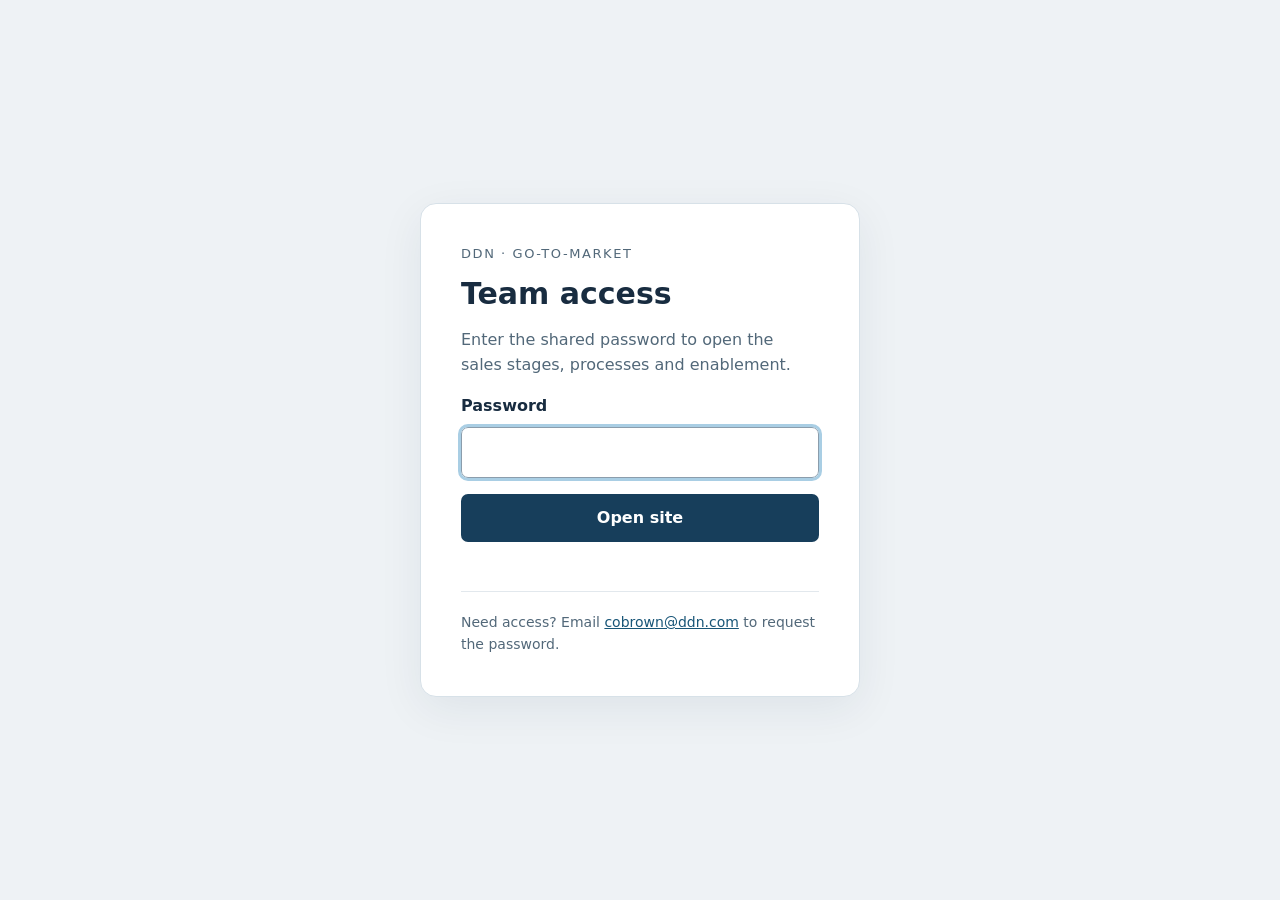
<file: index.html>
<!doctype html>
<html lang="en"><head><meta charset="utf-8"><meta name="viewport" content="width=device-width,initial-scale=1"><meta http-equiv="Content-Security-Policy" content="default-src 'self' blob: data:; script-src 'self' 'unsafe-inline'; style-src 'self' 'unsafe-inline'; connect-src 'self'; object-src 'none'; base-uri 'self'; form-action 'none'"><meta name="robots" content="noindex,nofollow,noarchive"><meta name="referrer" content="no-referrer"><title>DDN GTM · Sign in</title><style>
*{box-sizing:border-box}body{margin:0;background:#eef2f5;color:#182c40;font:16px/1.55 system-ui,-apple-system,sans-serif;min-height:100vh;display:grid;place-items:center;padding:24px}main{width:100%;max-width:440px;background:#fff;padding:40px;border-radius:16px;box-shadow:0 12px 45px #152f4312;border:1px solid #d7e1e8}.brand{font-size:13px;letter-spacing:.12em;text-transform:uppercase;color:#526879}h1{font-size:30px;line-height:1.2;margin:12px 0}p{color:#526879}label{display:block;font-weight:650;margin-bottom:8px}input,button{font:inherit;width:100%;padding:12px;border-radius:7px}input{border:1px solid #8b9dac;margin-bottom:16px}input:focus{outline:3px solid #a9cee4}button{background:#173e5b;color:white;border:0;font-weight:650;cursor:pointer}button:disabled{opacity:.6;cursor:wait}a{color:#185577}#message{min-height:1.5em;font-size:14px;color:#9a2020}.contact{font-size:14px;border-top:1px solid #e2e8ed;padding-top:20px;margin-bottom:0}noscript{display:block;margin-top:16px;color:#9a2020}@media(max-width:480px){main{padding:26px}}
</style></head><body><main><div class="brand">DDN · Go-to-market</div><h1>Team access</h1><p>Enter the shared password to open the sales stages, processes and enablement.</p><form id="unlock-form" method="post" onsubmit="return false"><label for="password">Password</label><input id="password" name="password" type="password" autocomplete="current-password" required autofocus><button id="unlock-button" type="submit" disabled>Open site</button></form><p id="message" role="status" aria-live="polite"></p><p class="contact">Need access? Email <a href="mailto:cobrown@ddn.com">cobrown@ddn.com</a> to request the password.</p><noscript>JavaScript is required to unlock this encrypted site.</noscript></main><script>
// Locate the shared unlock script even when Pages serves this shell for a missing download.
const siteRoot=location.pathname.includes('/Sales-Stage-Optimization/')?'/Sales-Stage-Optimization/':'/';
const script=document.createElement('script');script.src=siteRoot+'unlock.js';document.body.appendChild(script);
</script></body></html>
</file>
